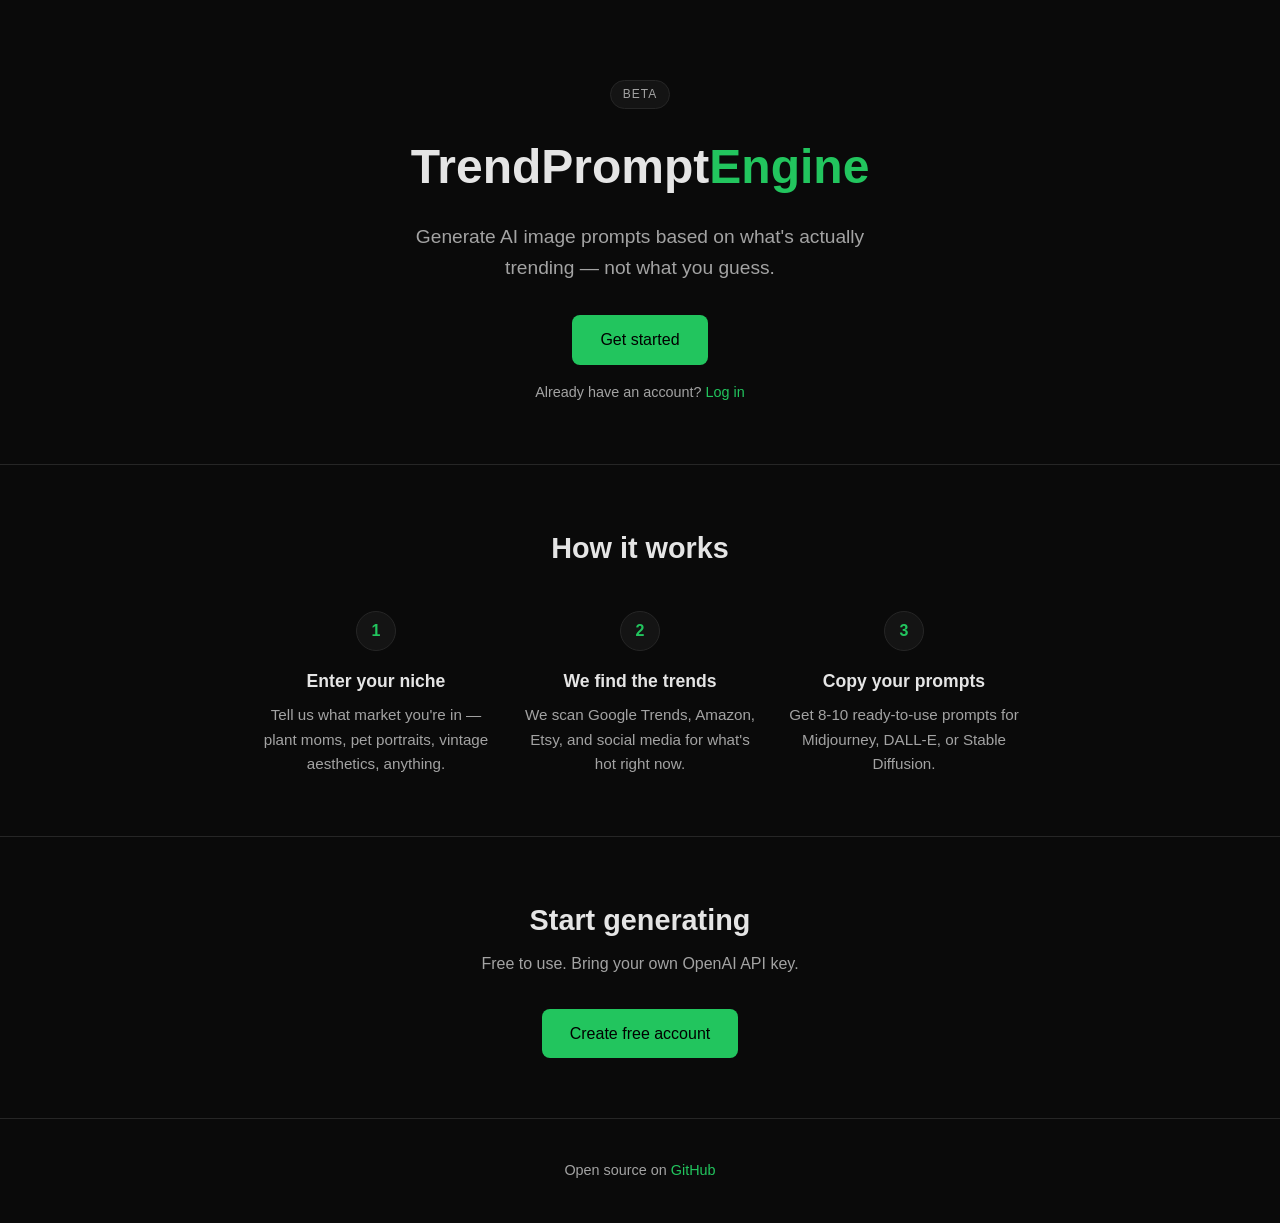
<file: index.html>
<!DOCTYPE html>
<html lang="en">
<head>
  <meta charset="UTF-8">
  <meta name="viewport" content="width=device-width, initial-scale=1.0">
  <title>TrendPrompt Engine — AI Prompts Based on Real Trends</title>
  <link rel="stylesheet" href="/css/style.css">
</head>
<body>
  <header class="hero">
    <div class="container">
      <p class="badge">Beta</p>
      <h1>TrendPrompt<span class="accent">Engine</span></h1>
      <p class="tagline">Generate AI image prompts based on what's actually trending — not what you guess.</p>
      <a href="/signup" class="btn btn-primary">Get started</a>
      <p class="hero-sub">Already have an account? <a href="/login">Log in</a></p>
    </div>
  </header>

  <section class="how-it-works">
    <div class="container">
      <h2>How it works</h2>
      <div class="steps">
        <div class="step">
          <span class="step-number">1</span>
          <h3>Enter your niche</h3>
          <p>Tell us what market you're in — plant moms, pet portraits, vintage aesthetics, anything.</p>
        </div>
        <div class="step">
          <span class="step-number">2</span>
          <h3>We find the trends</h3>
          <p>We scan Google Trends, Amazon, Etsy, and social media for what's hot right now.</p>
        </div>
        <div class="step">
          <span class="step-number">3</span>
          <h3>Copy your prompts</h3>
          <p>Get 8-10 ready-to-use prompts for Midjourney, DALL-E, or Stable Diffusion.</p>
        </div>
      </div>
    </div>
  </section>

  <section class="cta-section">
    <div class="container">
      <h2>Start generating</h2>
      <p class="subtitle">Free to use. Bring your own OpenAI API key.</p>
      <a href="/signup" class="btn btn-primary">Create free account</a>
    </div>
  </section>

  <footer>
    <div class="container">
      <p>Open source on <a href="https://github.com/poemmacode/trend-prompt-gen">GitHub</a></p>
    </div>
  </footer>
</body>
</html>
</file>
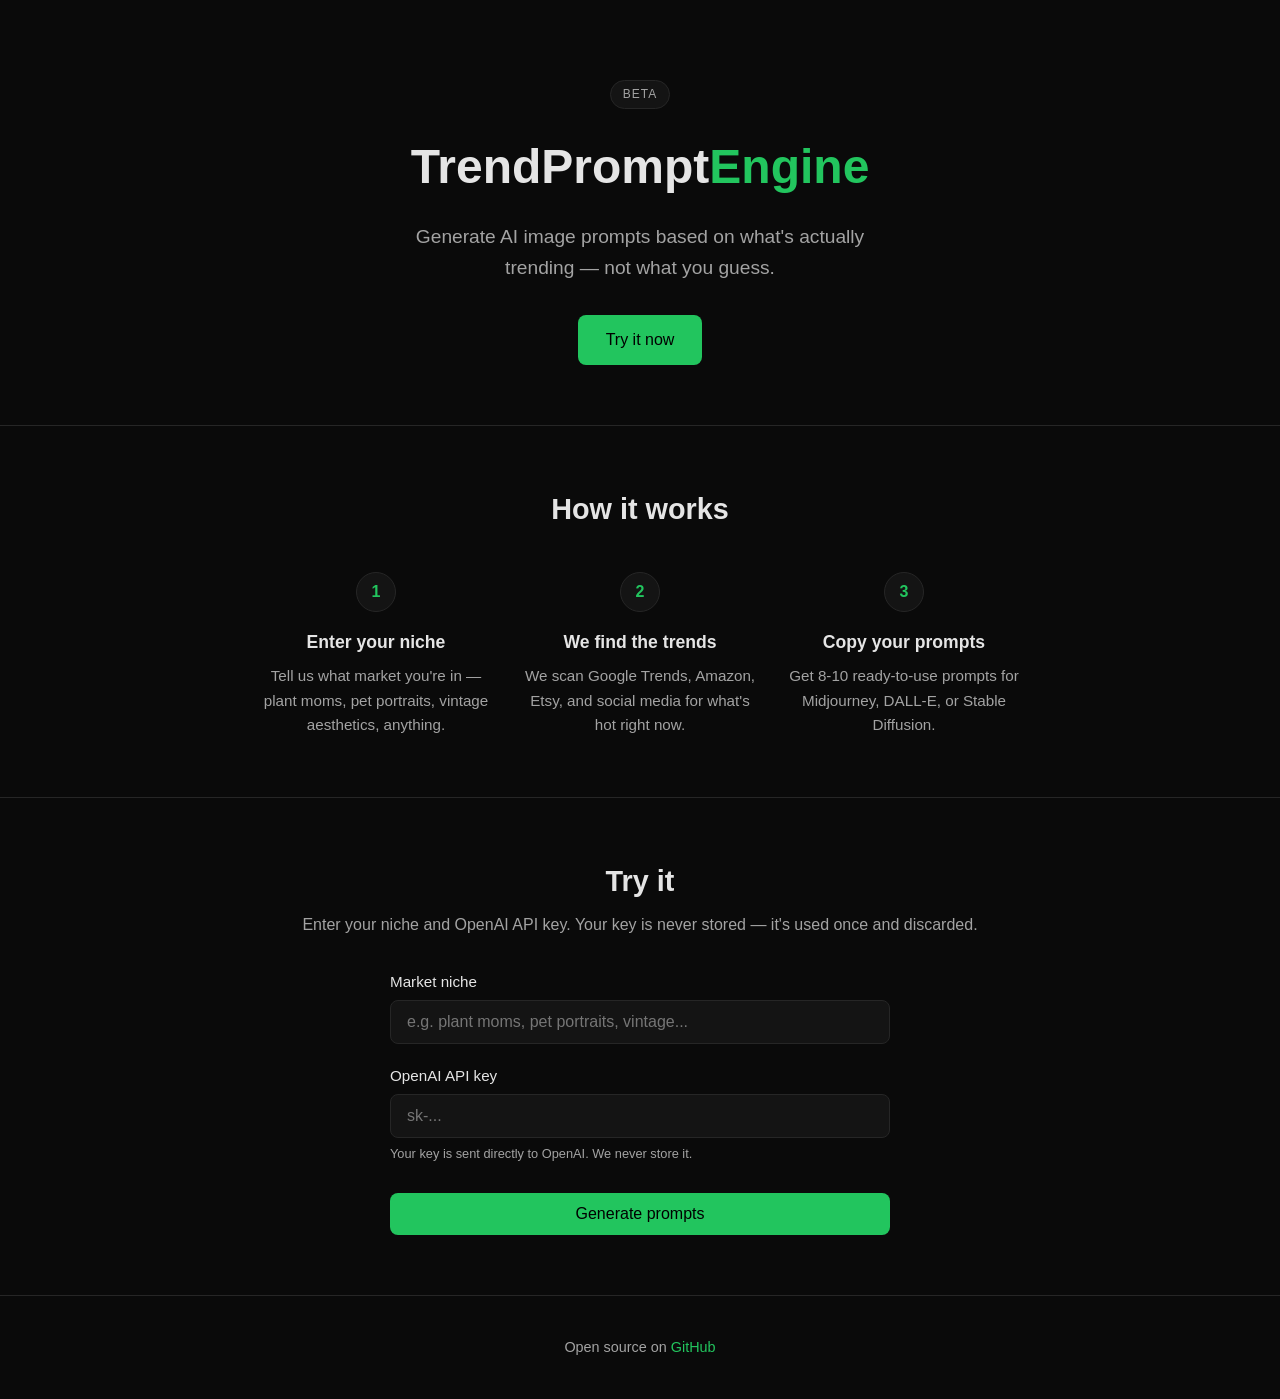
<file: static/index.html>
<!DOCTYPE html>
<html lang="en">
<head>
  <meta charset="UTF-8">
  <meta name="viewport" content="width=device-width, initial-scale=1.0">
  <title>TrendPrompt Engine — AI Prompts Based on Real Trends</title>
  <link rel="stylesheet" href="/static/css/style.css">
</head>
<body>
  <header class="hero">
    <div class="container">
      <p class="badge">Beta</p>
      <h1>TrendPrompt<span class="accent">Engine</span></h1>
      <p class="tagline">Generate AI image prompts based on what's actually trending — not what you guess.</p>
      <a href="#try" class="btn btn-primary">Try it now</a>
    </div>
  </header>

  <section class="how-it-works">
    <div class="container">
      <h2>How it works</h2>
      <div class="steps">
        <div class="step">
          <span class="step-number">1</span>
          <h3>Enter your niche</h3>
          <p>Tell us what market you're in — plant moms, pet portraits, vintage aesthetics, anything.</p>
        </div>
        <div class="step">
          <span class="step-number">2</span>
          <h3>We find the trends</h3>
          <p>We scan Google Trends, Amazon, Etsy, and social media for what's hot right now.</p>
        </div>
        <div class="step">
          <span class="step-number">3</span>
          <h3>Copy your prompts</h3>
          <p>Get 8-10 ready-to-use prompts for Midjourney, DALL-E, or Stable Diffusion.</p>
        </div>
      </div>
    </div>
  </section>

  <section id="try" class="try-section">
    <div class="container">
      <h2>Try it</h2>
      <p class="subtitle">Enter your niche and OpenAI API key. Your key is never stored — it's used once and discarded.</p>

      <form id="trend-form" class="form">
        <div class="form-group">
          <label for="niche">Market niche</label>
          <input type="text" id="niche" name="niche" placeholder="e.g. plant moms, pet portraits, vintage..." required>
        </div>
        <div class="form-group">
          <label for="api-key">OpenAI API key</label>
          <input type="password" id="api-key" name="api-key" placeholder="sk-..." required>
          <p class="hint">Your key is sent directly to OpenAI. We never store it.</p>
        </div>
        <button type="submit" class="btn btn-primary" id="submit-btn">
          <span id="btn-text">Generate prompts</span>
          <span id="btn-loading" class="hidden">Generating...</span>
        </button>
      </form>

      <div id="results" class="results hidden">
        <h3>Your report</h3>
        <div id="report-content" class="report-content"></div>
        <button id="copy-btn" class="btn btn-secondary">Copy report</button>
      </div>

      <div id="error" class="error hidden"></div>
    </div>
  </section>

  <footer>
    <div class="container">
      <p>Open source on <a href="https://github.com/poemmacode/trend-prompt-gen">GitHub</a></p>
    </div>
  </footer>

  <script src="/static/js/app.js"></script>
</body>
</html>
</file>
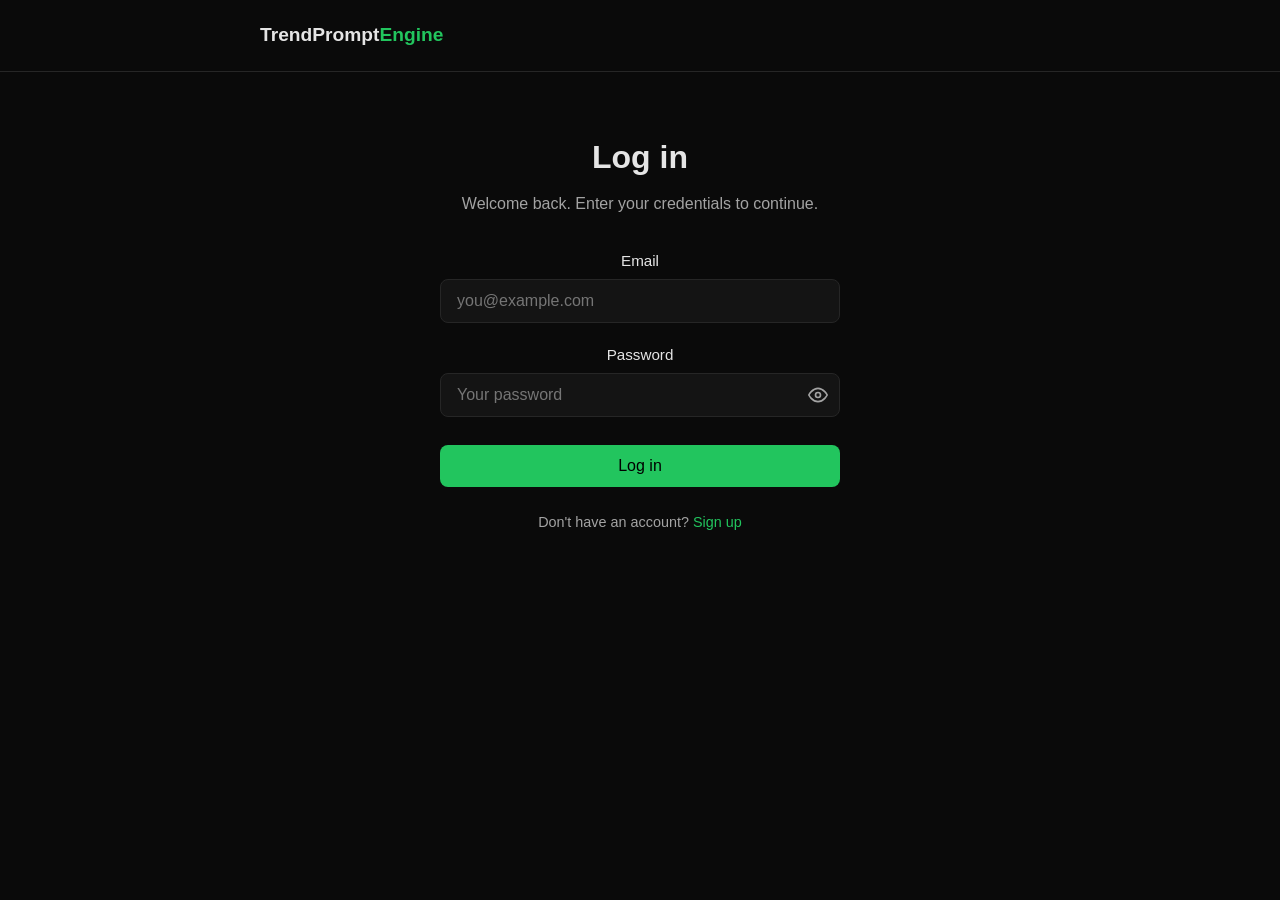
<file: login.html>
<!DOCTYPE html>
<html lang="en">
<head>
  <meta charset="UTF-8">
  <meta name="viewport" content="width=device-width, initial-scale=1.0">
  <title>Log In — TrendPrompt Engine</title>
  <link rel="stylesheet" href="/css/style.css">
</head>
<body>
  <header class="hero-sm">
    <div class="container">
      <a href="/" class="logo">TrendPrompt<span class="accent">Engine</span></a>
    </div>
  </header>

  <section class="auth-section">
    <div class="container">
      <div class="auth-card">
        <h1>Log in</h1>
        <p class="subtitle">Welcome back. Enter your credentials to continue.</p>

        <form id="login-form" class="form">
          <div class="form-group">
            <label for="email">Email</label>
            <input type="email" id="email" name="email" placeholder="you@example.com" required>
          </div>
          <div class="form-group">
            <label for="password">Password</label>
            <div class="password-wrapper">
              <input type="password" id="password" name="password" placeholder="Your password" required>
              <button type="button" class="password-toggle" onclick="togglePassword('password', this)" aria-label="Toggle password visibility">
                <svg class="eye-open" width="20" height="20" viewBox="0 0 24 24" fill="none" stroke="currentColor" stroke-width="2"><path d="M1 12s4-8 11-8 11 8 11 8-4 8-11 8-11-8-11-8z"/><circle cx="12" cy="12" r="3"/></svg>
                <svg class="eye-closed hidden" width="20" height="20" viewBox="0 0 24 24" fill="none" stroke="currentColor" stroke-width="2"><path d="M17.94 17.94A10.07 10.07 0 0 1 12 20c-7 0-11-8-11-8a18.45 18.45 0 0 1 5.06-5.94M9.9 4.24A9.12 9.12 0 0 1 12 4c7 0 11 8 11 8a18.5 18.5 0 0 1-2.16 3.19m-6.72-1.07a3 3 0 1 1-4.24-4.24"/><line x1="1" y1="1" x2="23" y2="23"/></svg>
              </button>
            </div>
          </div>
          <button type="submit" class="btn btn-primary" id="submit-btn">
            <span id="btn-text">Log in</span>
            <span id="btn-loading" class="hidden">Loading...</span>
          </button>
        </form>

        <div id="error" class="error hidden"></div>

        <p class="auth-link">Don't have an account? <a href="/signup">Sign up</a></p>
      </div>
    </div>
  </section>

  <script>
    const form = document.getElementById("login-form");
    const errorDiv = document.getElementById("error");
    const submitBtn = document.getElementById("submit-btn");
    const btnText = document.getElementById("btn-text");
    const btnLoading = document.getElementById("btn-loading");

    function togglePassword(inputId, btn) {
      const input = document.getElementById(inputId);
      const eyeOpen = btn.querySelector(".eye-open");
      const eyeClosed = btn.querySelector(".eye-closed");
      if (input.type === "password") {
        input.type = "text";
        eyeOpen.classList.add("hidden");
        eyeClosed.classList.remove("hidden");
      } else {
        input.type = "password";
        eyeOpen.classList.remove("hidden");
        eyeClosed.classList.add("hidden");
      }
    }

    if (localStorage.getItem("sb-access-token")) {
      window.location.href = "/dashboard";
    }

    form.addEventListener("submit", async (e) => {
      e.preventDefault();
      errorDiv.classList.add("hidden");
      submitBtn.disabled = true;
      btnText.classList.add("hidden");
      btnLoading.classList.remove("hidden");

      const email = document.getElementById("email").value.trim();
      const password = document.getElementById("password").value;

      try {
        const res = await fetch("/api/v1/auth/login", {
          method: "POST",
          headers: { "Content-Type": "application/json" },
          body: JSON.stringify({ email, password }),
        });

        const data = await res.json();

        if (data.error) {
          errorDiv.textContent = data.error;
          errorDiv.classList.remove("hidden");
          return;
        }

        localStorage.setItem("sb-access-token", data.access_token);
        localStorage.setItem("sb-user-id", data.user_id);
        window.location.href = "/dashboard";
      } catch (err) {
        errorDiv.textContent = "Network error. Please try again.";
        errorDiv.classList.remove("hidden");
      } finally {
        submitBtn.disabled = false;
        btnText.classList.remove("hidden");
        btnLoading.classList.add("hidden");
      }
    });
  </script>
</body>
</html>
</file>
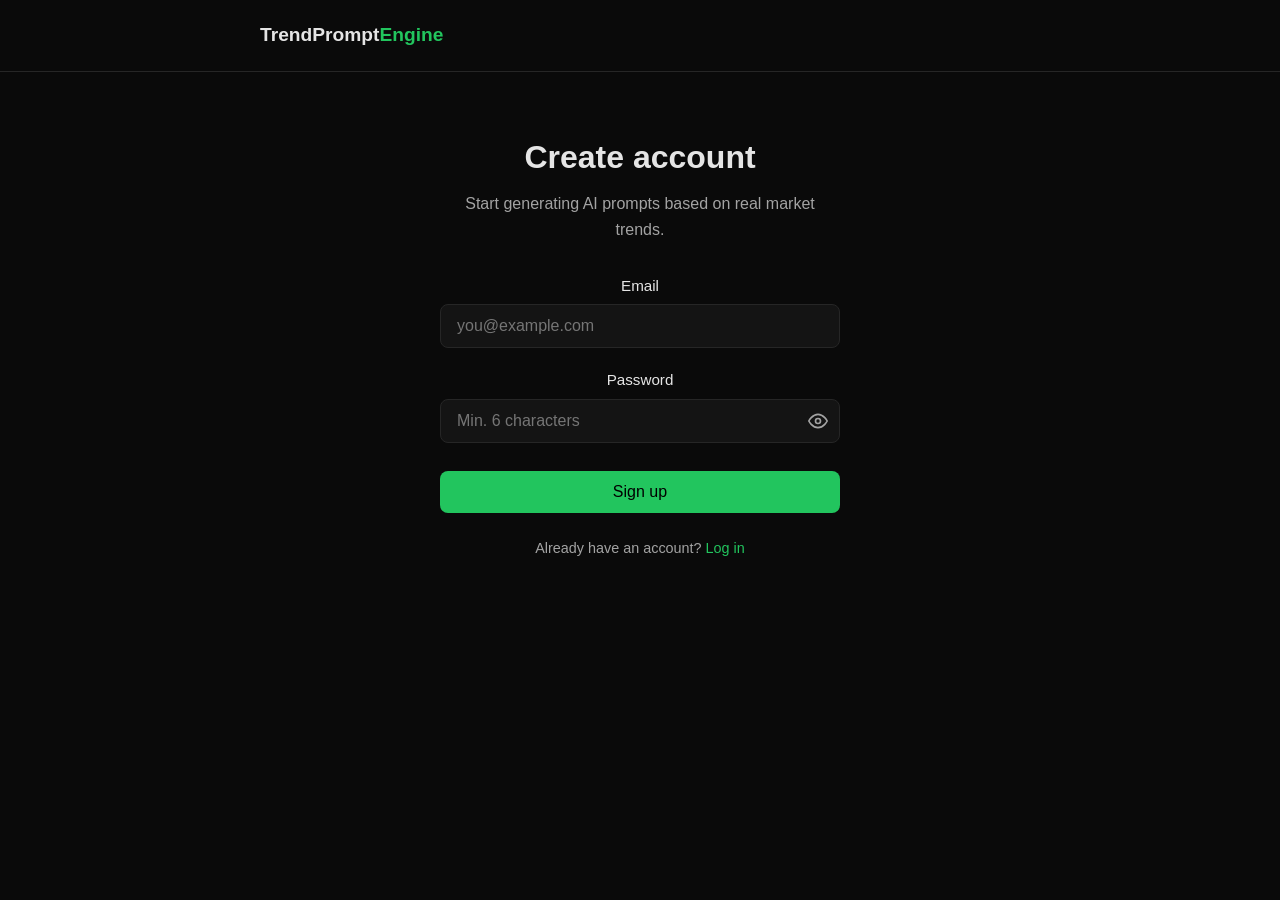
<file: signup.html>
<!DOCTYPE html>
<html lang="en">
<head>
  <meta charset="UTF-8">
  <meta name="viewport" content="width=device-width, initial-scale=1.0">
  <title>Sign Up — TrendPrompt Engine</title>
  <link rel="stylesheet" href="/css/style.css">
</head>
<body>
  <header class="hero-sm">
    <div class="container">
      <a href="/" class="logo">TrendPrompt<span class="accent">Engine</span></a>
    </div>
  </header>

  <section class="auth-section">
    <div class="container">
      <!-- Signup Form -->
      <div id="signup-card" class="auth-card">
        <h1>Create account</h1>
        <p class="subtitle">Start generating AI prompts based on real market trends.</p>

        <form id="signup-form" class="form">
          <div class="form-group">
            <label for="email">Email</label>
            <input type="email" id="email" name="email" placeholder="you@example.com" required>
          </div>
          <div class="form-group">
            <label for="password">Password</label>
            <div class="password-wrapper">
              <input type="password" id="password" name="password" placeholder="Min. 6 characters" required minlength="6">
              <button type="button" class="password-toggle" onclick="togglePassword('password', this)" aria-label="Toggle password visibility">
                <svg class="eye-open" width="20" height="20" viewBox="0 0 24 24" fill="none" stroke="currentColor" stroke-width="2"><path d="M1 12s4-8 11-8 11 8 11 8-4 8-11 8-11-8-11-8z"/><circle cx="12" cy="12" r="3"/></svg>
                <svg class="eye-closed hidden" width="20" height="20" viewBox="0 0 24 24" fill="none" stroke="currentColor" stroke-width="2"><path d="M17.94 17.94A10.07 10.07 0 0 1 12 20c-7 0-11-8-11-8a18.45 18.45 0 0 1 5.06-5.94M9.9 4.24A9.12 9.12 0 0 1 12 4c7 0 11 8 11 8a18.5 18.5 0 0 1-2.16 3.19m-6.72-1.07a3 3 0 1 1-4.24-4.24"/><line x1="1" y1="1" x2="23" y2="23"/></svg>
              </button>
            </div>
          </div>
          <button type="submit" class="btn btn-primary" id="submit-btn">
            <span id="btn-text">Sign up</span>
            <span id="btn-loading" class="hidden">Loading...</span>
          </button>
        </form>

        <div id="error" class="error hidden"></div>

        <p class="auth-link">Already have an account? <a href="/login">Log in</a></p>
      </div>

      <!-- Confirmation Message -->
      <div id="confirmation" class="auth-card hidden">
        <div class="success-icon">
          <svg width="48" height="48" viewBox="0 0 24 24" fill="none" stroke="var(--accent)" stroke-width="2"><path d="M22 11.08V12a10 10 0 1 1-5.93-9.14"/><polyline points="22 4 12 14.01 9 11.01"/></svg>
        </div>
        <h1>Check your email</h1>
        <p class="subtitle">We sent a confirmation link to <strong id="confirm-email"></strong>. Click the link to activate your account.</p>
        <p class="auth-link"><a href="/login">Back to login</a></p>
      </div>
    </div>
  </section>

  <script>
    const form = document.getElementById("signup-form");
    const errorDiv = document.getElementById("error");
    const submitBtn = document.getElementById("submit-btn");
    const btnText = document.getElementById("btn-text");
    const btnLoading = document.getElementById("btn-loading");

    function togglePassword(inputId, btn) {
      const input = document.getElementById(inputId);
      const eyeOpen = btn.querySelector(".eye-open");
      const eyeClosed = btn.querySelector(".eye-closed");
      if (input.type === "password") {
        input.type = "text";
        eyeOpen.classList.add("hidden");
        eyeClosed.classList.remove("hidden");
      } else {
        input.type = "password";
        eyeOpen.classList.remove("hidden");
        eyeClosed.classList.add("hidden");
      }
    }

    form.addEventListener("submit", async (e) => {
      e.preventDefault();
      errorDiv.classList.add("hidden");
      submitBtn.disabled = true;
      btnText.classList.add("hidden");
      btnLoading.classList.remove("hidden");

      const email = document.getElementById("email").value.trim();
      const password = document.getElementById("password").value;

      try {
        const res = await fetch("/api/v1/auth/signup", {
          method: "POST",
          headers: { "Content-Type": "application/json" },
          body: JSON.stringify({ email, password }),
        });

        const data = await res.json();

        if (data.error) {
          errorDiv.textContent = data.error;
          errorDiv.classList.remove("hidden");
          return;
        }

        // Show confirmation message
        document.getElementById("confirm-email").textContent = email;
        document.getElementById("signup-card").classList.add("hidden");
        document.getElementById("confirmation").classList.remove("hidden");
      } catch (err) {
        errorDiv.textContent = "Network error. Please try again.";
        errorDiv.classList.remove("hidden");
      } finally {
        submitBtn.disabled = false;
        btnText.classList.remove("hidden");
        btnLoading.classList.add("hidden");
      }
    });
  </script>
</body>
</html>
</file>
<file: css/style.css>
*,
*::before,
*::after {
  box-sizing: border-box;
  margin: 0;
  padding: 0;
}

:root {
  --bg: #0a0a0a;
  --surface: #141414;
  --border: #262626;
  --text: #e5e5e5;
  --text-muted: #a3a3a3;
  --accent: #22c55e;
  --accent-hover: #16a34a;
  --error: #ef4444;
  --radius: 8px;
}

body {
  font-family: -apple-system, BlinkMacSystemFont, "Segoe UI", Roboto, sans-serif;
  background: var(--bg);
  color: var(--text);
  line-height: 1.6;
}

.container {
  max-width: 800px;
  margin: 0 auto;
  padding: 0 20px;
}

/* Hero */
.hero {
  text-align: center;
  padding: 80px 20px 60px;
}

.badge {
  display: inline-block;
  background: var(--surface);
  border: 1px solid var(--border);
  padding: 4px 12px;
  border-radius: 20px;
  font-size: 12px;
  text-transform: uppercase;
  letter-spacing: 1px;
  color: var(--text-muted);
  margin-bottom: 20px;
}

h1 {
  font-size: 3rem;
  font-weight: 700;
  margin-bottom: 16px;
}

.accent {
  color: var(--accent);
}

.tagline {
  font-size: 1.2rem;
  color: var(--text-muted);
  max-width: 500px;
  margin: 0 auto 32px;
}

.hero-sub {
  margin-top: 16px;
  color: var(--text-muted);
  font-size: 0.9rem;
}

.hero-sub a {
  color: var(--accent);
  text-decoration: none;
}

.hero-sub a:hover {
  text-decoration: underline;
}

/* Buttons */
.btn {
  display: inline-block;
  padding: 12px 28px;
  border-radius: var(--radius);
  font-size: 1rem;
  font-weight: 500;
  text-decoration: none;
  border: none;
  cursor: pointer;
  transition: background 0.2s, transform 0.1s;
}

.btn:active {
  transform: scale(0.98);
}

.btn-primary {
  background: var(--accent);
  color: #000;
}

.btn-primary:hover {
  background: var(--accent-hover);
}

.btn-primary:disabled {
  opacity: 0.5;
  cursor: not-allowed;
}

.btn-secondary {
  background: var(--surface);
  color: var(--text);
  border: 1px solid var(--border);
}

.btn-secondary:hover {
  background: var(--border);
}

/* How it works */
.how-it-works {
  padding: 60px 20px;
  border-top: 1px solid var(--border);
}

.how-it-works h2 {
  text-align: center;
  margin-bottom: 40px;
  font-size: 1.8rem;
}

.steps {
  display: grid;
  grid-template-columns: repeat(auto-fit, minmax(200px, 1fr));
  gap: 32px;
}

.step {
  text-align: center;
}

.step-number {
  display: inline-flex;
  align-items: center;
  justify-content: center;
  width: 40px;
  height: 40px;
  background: var(--surface);
  border: 1px solid var(--border);
  border-radius: 50%;
  font-weight: 700;
  color: var(--accent);
  margin-bottom: 16px;
}

.step h3 {
  margin-bottom: 8px;
  font-size: 1.1rem;
}

.step p {
  color: var(--text-muted);
  font-size: 0.95rem;
}

/* Try section */
.try-section {
  padding: 60px 20px;
  border-top: 1px solid var(--border);
}

.try-section h2 {
  text-align: center;
  margin-bottom: 8px;
  font-size: 1.8rem;
}

.subtitle {
  text-align: center;
  color: var(--text-muted);
  margin-bottom: 32px;
}

/* Form */
.form {
  max-width: 500px;
  margin: 0 auto;
}

.form-group {
  margin-bottom: 20px;
}

.form-group label {
  display: block;
  margin-bottom: 6px;
  font-weight: 500;
  font-size: 0.95rem;
}

.form-group input {
  width: 100%;
  padding: 12px 16px;
  background: var(--surface);
  border: 1px solid var(--border);
  border-radius: var(--radius);
  color: var(--text);
  font-size: 1rem;
  outline: none;
  transition: border-color 0.2s;
}

.form-group input:focus {
  border-color: var(--accent);
}

/* Password toggle */
.password-wrapper {
  position: relative;
}

.password-wrapper input {
  padding-right: 44px;
}

.password-toggle {
  position: absolute;
  right: 8px;
  top: 50%;
  transform: translateY(-50%);
  background: none;
  border: none;
  color: var(--text-muted);
  cursor: pointer;
  padding: 4px;
  display: flex;
  align-items: center;
  justify-content: center;
}

.password-toggle:hover {
  color: var(--text);
}

/* Success icon */
.success-icon {
  text-align: center;
  margin-bottom: 20px;
}

.hint {
  margin-top: 6px;
  font-size: 0.8rem;
  color: var(--text-muted);
}

#submit-btn {
  width: 100%;
  margin-top: 8px;
}

/* Results */
.results {
  margin-top: 40px;
  max-width: 600px;
  margin-left: auto;
  margin-right: auto;
}

.results h3 {
  margin-bottom: 16px;
}

.report-content {
  background: var(--surface);
  border: 1px solid var(--border);
  border-radius: var(--radius);
  padding: 20px;
  white-space: pre-wrap;
  font-family: "SF Mono", "Fira Code", monospace;
  font-size: 0.9rem;
  max-height: 500px;
  overflow-y: auto;
  margin-bottom: 16px;
}

/* Error */
.error {
  margin-top: 20px;
  max-width: 500px;
  margin-left: auto;
  margin-right: auto;
  background: rgba(239, 68, 68, 0.1);
  border: 1px solid var(--error);
  border-radius: var(--radius);
  padding: 12px 16px;
  color: var(--error);
  text-align: center;
}

/* Footer */
.cta-section {
  padding: 60px 20px;
  border-top: 1px solid var(--border);
  text-align: center;
}

.cta-section h2 {
  margin-bottom: 8px;
  font-size: 1.8rem;
}

footer {
  padding: 40px 20px;
  border-top: 1px solid var(--border);
  text-align: center;
  color: var(--text-muted);
  font-size: 0.9rem;
}

footer a {
  color: var(--accent);
  text-decoration: none;
}

footer a:hover {
  text-decoration: underline;
}

/* Utility */
.hidden {
  display: none;
}

/* Hero Small (auth pages) */
.hero-sm {
  padding: 20px;
  border-bottom: 1px solid var(--border);
}

.logo {
  font-size: 1.2rem;
  font-weight: 700;
  color: var(--text);
  text-decoration: none;
}

/* Auth Pages */
.auth-section {
  padding: 60px 20px;
}

.auth-card {
  max-width: 400px;
  margin: 0 auto;
  text-align: center;
}

.auth-card h1 {
  font-size: 2rem;
  margin-bottom: 8px;
}

.auth-link {
  margin-top: 24px;
  color: var(--text-muted);
  font-size: 0.9rem;
}

.auth-link a {
  color: var(--accent);
  text-decoration: none;
}

.auth-link a:hover {
  text-decoration: underline;
}

/* Nav Header */
.nav-header {
  padding: 16px 20px;
  border-bottom: 1px solid var(--border);
}

.nav {
  display: flex;
  align-items: center;
  justify-content: space-between;
}

.nav-right {
  display: flex;
  align-items: center;
  gap: 16px;
}

.user-email {
  color: var(--text-muted);
  font-size: 0.9rem;
}

.btn-sm {
  padding: 6px 16px;
  font-size: 0.85rem;
}

/* Dashboard */
.dashboard-section {
  padding: 40px 20px;
}

.card {
  background: var(--surface);
  border: 1px solid var(--border);
  border-radius: var(--radius);
  padding: 24px;
  margin-bottom: 24px;
}

.card h2 {
  font-size: 1.3rem;
  margin-bottom: 8px;
}

.form-inline {
  display: flex;
  gap: 12px;
  align-items: center;
}

.input-lg {
  flex: 1;
  padding: 12px 16px;
  background: var(--bg);
  border: 1px solid var(--border);
  border-radius: var(--radius);
  color: var(--text);
  font-size: 1rem;
  outline: none;
  transition: border-color 0.2s;
}

.input-lg:focus {
  border-color: var(--accent);
}

.status {
  margin-top: 12px;
  font-size: 0.9rem;
}

.status.success {
  color: var(--accent);
}

.results-header {
  display: flex;
  align-items: center;
  justify-content: space-between;
  margin-bottom: 16px;
}

.results-header h2 {
  margin-bottom: 0;
}

/* Mobile */
@media (max-width: 600px) {
  h1 {
    font-size: 2rem;
  }

  .tagline {
    font-size: 1rem;
  }

  .steps {
    grid-template-columns: 1fr;
  }

  .form-inline {
    flex-direction: column;
  }

  .form-inline .btn {
    width: 100%;
  }

  .nav {
    flex-direction: column;
    gap: 12px;
  }
}
</file>
<file: static/css/style.css>
*,
*::before,
*::after {
  box-sizing: border-box;
  margin: 0;
  padding: 0;
}

:root {
  --bg: #0a0a0a;
  --surface: #141414;
  --border: #262626;
  --text: #e5e5e5;
  --text-muted: #a3a3a3;
  --accent: #22c55e;
  --accent-hover: #16a34a;
  --error: #ef4444;
  --radius: 8px;
}

body {
  font-family: -apple-system, BlinkMacSystemFont, "Segoe UI", Roboto, sans-serif;
  background: var(--bg);
  color: var(--text);
  line-height: 1.6;
}

.container {
  max-width: 800px;
  margin: 0 auto;
  padding: 0 20px;
}

/* Hero */
.hero {
  text-align: center;
  padding: 80px 20px 60px;
}

.badge {
  display: inline-block;
  background: var(--surface);
  border: 1px solid var(--border);
  padding: 4px 12px;
  border-radius: 20px;
  font-size: 12px;
  text-transform: uppercase;
  letter-spacing: 1px;
  color: var(--text-muted);
  margin-bottom: 20px;
}

h1 {
  font-size: 3rem;
  font-weight: 700;
  margin-bottom: 16px;
}

.accent {
  color: var(--accent);
}

.tagline {
  font-size: 1.2rem;
  color: var(--text-muted);
  max-width: 500px;
  margin: 0 auto 32px;
}

/* Buttons */
.btn {
  display: inline-block;
  padding: 12px 28px;
  border-radius: var(--radius);
  font-size: 1rem;
  font-weight: 500;
  text-decoration: none;
  border: none;
  cursor: pointer;
  transition: background 0.2s, transform 0.1s;
}

.btn:active {
  transform: scale(0.98);
}

.btn-primary {
  background: var(--accent);
  color: #000;
}

.btn-primary:hover {
  background: var(--accent-hover);
}

.btn-primary:disabled {
  opacity: 0.5;
  cursor: not-allowed;
}

.btn-secondary {
  background: var(--surface);
  color: var(--text);
  border: 1px solid var(--border);
}

.btn-secondary:hover {
  background: var(--border);
}

/* How it works */
.how-it-works {
  padding: 60px 20px;
  border-top: 1px solid var(--border);
}

.how-it-works h2 {
  text-align: center;
  margin-bottom: 40px;
  font-size: 1.8rem;
}

.steps {
  display: grid;
  grid-template-columns: repeat(auto-fit, minmax(200px, 1fr));
  gap: 32px;
}

.step {
  text-align: center;
}

.step-number {
  display: inline-flex;
  align-items: center;
  justify-content: center;
  width: 40px;
  height: 40px;
  background: var(--surface);
  border: 1px solid var(--border);
  border-radius: 50%;
  font-weight: 700;
  color: var(--accent);
  margin-bottom: 16px;
}

.step h3 {
  margin-bottom: 8px;
  font-size: 1.1rem;
}

.step p {
  color: var(--text-muted);
  font-size: 0.95rem;
}

/* Try section */
.try-section {
  padding: 60px 20px;
  border-top: 1px solid var(--border);
}

.try-section h2 {
  text-align: center;
  margin-bottom: 8px;
  font-size: 1.8rem;
}

.subtitle {
  text-align: center;
  color: var(--text-muted);
  margin-bottom: 32px;
}

/* Form */
.form {
  max-width: 500px;
  margin: 0 auto;
}

.form-group {
  margin-bottom: 20px;
}

.form-group label {
  display: block;
  margin-bottom: 6px;
  font-weight: 500;
  font-size: 0.95rem;
}

.form-group input {
  width: 100%;
  padding: 12px 16px;
  background: var(--surface);
  border: 1px solid var(--border);
  border-radius: var(--radius);
  color: var(--text);
  font-size: 1rem;
  outline: none;
  transition: border-color 0.2s;
}

.form-group input:focus {
  border-color: var(--accent);
}

.hint {
  margin-top: 6px;
  font-size: 0.8rem;
  color: var(--text-muted);
}

#submit-btn {
  width: 100%;
  margin-top: 8px;
}

/* Results */
.results {
  margin-top: 40px;
  max-width: 600px;
  margin-left: auto;
  margin-right: auto;
}

.results h3 {
  margin-bottom: 16px;
}

.report-content {
  background: var(--surface);
  border: 1px solid var(--border);
  border-radius: var(--radius);
  padding: 20px;
  white-space: pre-wrap;
  font-family: "SF Mono", "Fira Code", monospace;
  font-size: 0.9rem;
  max-height: 500px;
  overflow-y: auto;
  margin-bottom: 16px;
}

/* Error */
.error {
  margin-top: 20px;
  max-width: 500px;
  margin-left: auto;
  margin-right: auto;
  background: rgba(239, 68, 68, 0.1);
  border: 1px solid var(--error);
  border-radius: var(--radius);
  padding: 12px 16px;
  color: var(--error);
  text-align: center;
}

/* Footer */
footer {
  padding: 40px 20px;
  border-top: 1px solid var(--border);
  text-align: center;
  color: var(--text-muted);
  font-size: 0.9rem;
}

footer a {
  color: var(--accent);
  text-decoration: none;
}

footer a:hover {
  text-decoration: underline;
}

/* Utility */
.hidden {
  display: none;
}

/* Mobile */
@media (max-width: 600px) {
  h1 {
    font-size: 2rem;
  }

  .tagline {
    font-size: 1rem;
  }

  .steps {
    grid-template-columns: 1fr;
  }
}
</file>
